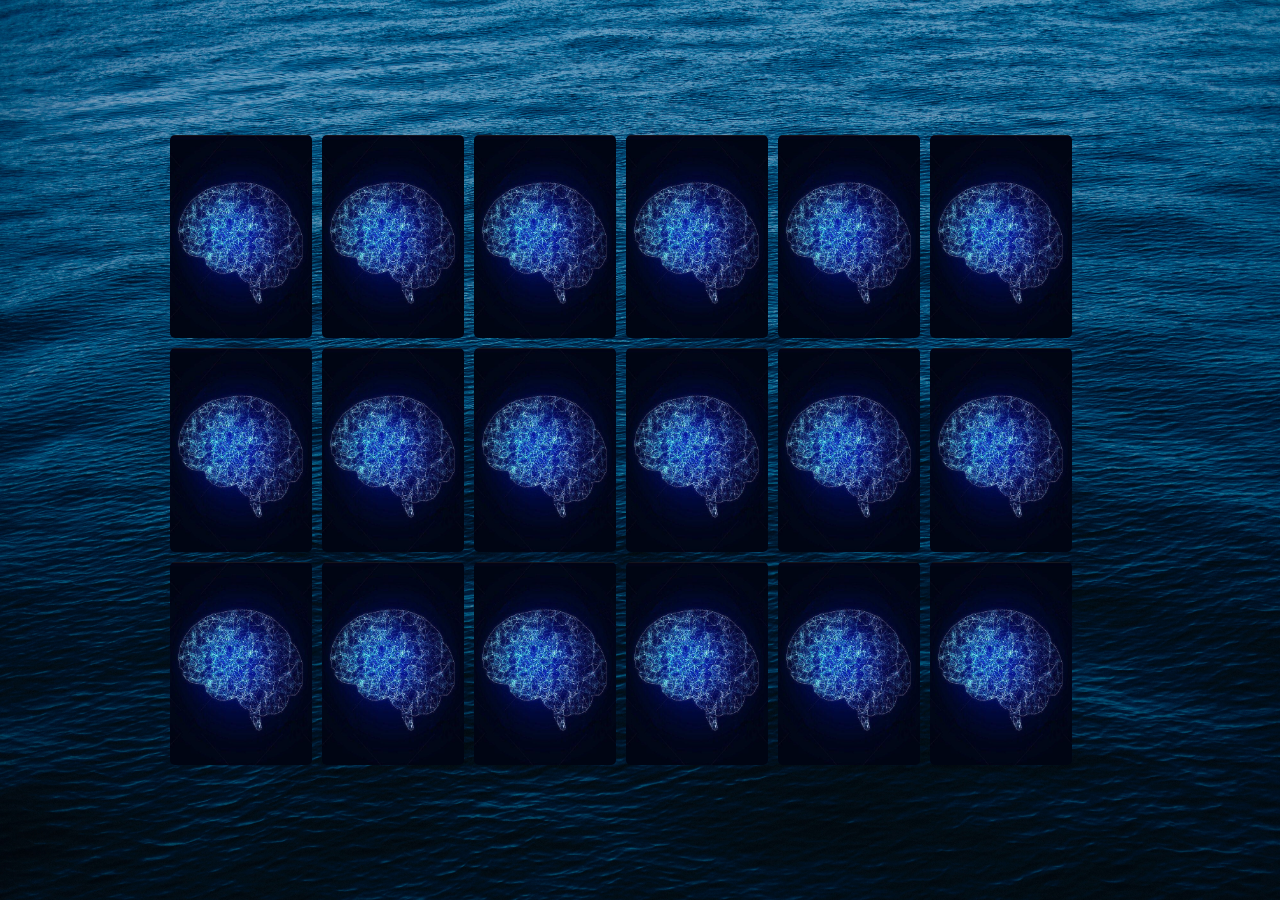
<file: memory_game/index.html>
<!DOCTYPE html>
<html lang="en">
<head>
  <meta charset="UTF-8">

  <title>Memory Game</title>

  <link rel="stylesheet" href="css/style.css">
</head>
<body>
  <section class="memory-game">
    <div class="memory-card" data-framework="aurelia">
      <img class="front-face" src="img/11.jpg" alt="Aurelia" />
      <img class="back-face" src="img/brain_3.jpg" alt="JS Badge" />
    </div>
    <div class="memory-card" data-framework="aurelia">
      <img class="front-face" src="img/11.jpg" alt="Aurelia" />
      <img class="back-face" src="img/brain_3.jpg" alt="JS Badge" />
    </div>
    <div class="memory-card" data-framework="aurelia">
      <img class="front-face" src="img/11.jpg" alt="Aurelia" />
      <img class="back-face" src="img/brain_3.jpg" alt="JS Badge" />
    </div>



    <div class="memory-card" data-framework="vue">
      <img class="front-face" src="img/12.jpg" alt="Vue" />
      <img class="back-face" src="img/brain_3.jpg" alt="JS Badge" />
    </div>
    <div class="memory-card" data-framework="vue">
      <img class="front-face" src="img/12.jpg" alt="Vue" />
      <img class="back-face" src="img/brain_3.jpg" alt="JS Badge" />
    </div>
    <div class="memory-card" data-framework="vue">
      <img class="front-face" src="img/12.jpg" alt="Vue" />
      <img class="back-face" src="img/brain_3.jpg" alt="JS Badge" />
    </div>



    <div class="memory-card" data-framework="angular">
      <img class="front-face" src="img/13.jpg" alt="Angular" />
      <img class="back-face" src="img/brain_3.jpg" alt="JS Badge" />
    </div>
    <div class="memory-card" data-framework="angular">
      <img class="front-face" src="img/13.jpg" alt="Angular" />
      <img class="back-face" src="img/brain_3.jpg" alt="JS Badge" />
    </div>
    <div class="memory-card" data-framework="angular">
      <img class="front-face" src="img/13.jpg" alt="Angular" />
      <img class="back-face" src="img/brain_3.jpg" alt="JS Badge" />
    </div>



    <div class="memory-card" data-framework="ember">
      <img class="front-face" src="img/14.jpg" alt="Ember" />
      <img class="back-face" src="img/brain_3.jpg" alt="JS Badge" />
    </div>
    <div class="memory-card" data-framework="ember">
      <img class="front-face" src="img/14.jpg" alt="Ember" />
      <img class="back-face" src="img/brain_3.jpg" alt="JS Badge" />
    </div>
    <div class="memory-card" data-framework="ember">
      <img class="front-face" src="img/14.jpg" alt="Ember" />
      <img class="back-face" src="img/brain_3.jpg" alt="JS Badge" />
    </div>




    <div class="memory-card" data-framework="backbone">
      <img class="front-face" src="img/15.jpg" alt="Backbone" />
      <img class="back-face" src="img/brain_3.jpg" alt="JS Badge" />
    </div>
    <div class="memory-card" data-framework="backbone">
      <img class="front-face" src="img/15.jpg" alt="Backbone" />
      <img class="back-face" src="img/brain_3.jpg" alt="JS Badge" />
    </div>
    <div class="memory-card" data-framework="backbone">
      <img class="front-face" src="img/15.jpg" alt="Backbone" />
      <img class="back-face" src="img/brain_3.jpg" alt="JS Badge" />
    </div>




    <div class="memory-card" data-framework="react">
      <img class="front-face" src="img/16.jpg" alt="React" />
      <img class="back-face" src="img/brain_3.jpg" alt="JS Badge" />
    </div>
    <div class="memory-card" data-framework="react">
      <img class="front-face" src="img/16.jpg" alt="React" />
      <img class="back-face" src="img/brain_3.jpg" alt="JS Badge" />
    </div>
    <div class="memory-card" data-framework="react">
      <img class="front-face" src="img/16.jpg" alt="React" />
      <img class="back-face" src="img/brain_3.jpg" alt="JS Badge" />
    </div>
  </section>
  
  <!-- <button id="button">Start</button> -->

  <script src="js/script.js"></script>
  <script src="https://code.jquery.com/jquery-3.3.1.js"
  integrity="sha256-2Kok7MbOyxpgUVvAk/HJ2jigOSYS2auK4Pfzbm7uH60="
  crossorigin="anonymous"></script>
</body>
</html>
</file>
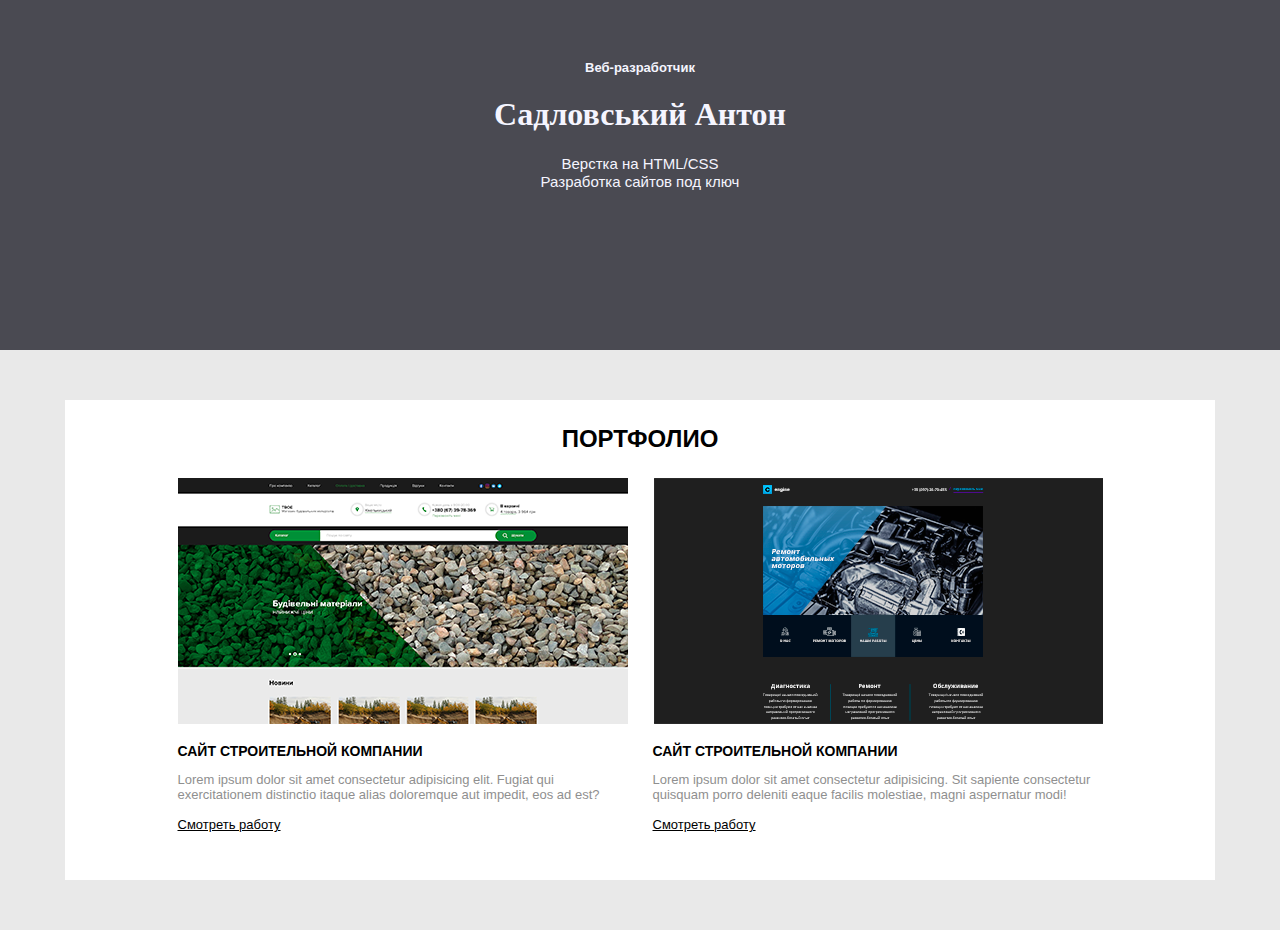
<file: portfolio/index.html>
<!DOCTYPE html>
<html lang="en">
<head>
  <meta charset="UTF-8">
  <meta name="viewport" content="width=device-width, initial-scale=1.0">
  <meta http-equiv="X-UA-Compatible" content="ie=edge">
  <title>Document</title>
  <link rel="stylesheet" href="css/style.css">
  <link href="https://fonts.googleapis.com/css?family=Roboto:300,400,700,900" rel="stylesheet">
</head>
<body>
  <header>
    <h5>Веб-разработчик</h5>
    <h1>Садловський Антон</h1>
    <span class="about">Верстка на HTML/CSS <br>
    Разработка сайтов под ключ</span>
  </header>

  <div class="wrapper">
    <main>
      <h5>ПОРТФОЛИО</h5>
      <div class="my_works">
        <div class="blocks">
          <img src="img/photo.png" alt="Photo">
          <h6>САЙТ СТРОИТЕЛЬНОЙ КОМПАНИИ</h6>
          <p>Lorem ipsum dolor sit amet consectetur adipisicing elit. Fugiat qui exercitationem distinctio itaque alias doloremque aut impedit, eos ad est?</p>
          <a href="http://www.triumph-vapnak.com.ua">Смотреть работу</a>
        </div>

        <div class="blocks">
          <img src="img/car-ingine.png" alt="Photo">
          <h6>САЙТ СТРОИТЕЛЬНОЙ КОМПАНИИ</h6>
          <p>Lorem ipsum dolor sit amet consectetur adipisicing. Sit sapiente consectetur quisquam porro deleniti eaque facilis molestiae, magni aspernatur modi!</p>
          <a href="">Смотреть работу</a>
        </div>
      </div>
    </main>
  </div>

</body>
</html>
</file>
<file: memory_game/css/style.css>
* {
	padding: 0;
	margin: 0;
	box-sizing: border-box;
}

body{
	height: 100vh;
	display: flex;
	background-image: url(../img/phone.jpg);
	 background-size: cover; /* Масштабируем фон */
}

.memory-game{
	width: 950px;
	height: 640px;
	margin: auto;
	display: flex;
	flex-wrap: wrap;
	perspective: 1000px;
}

.memory-card{
	width: calc(16% - 10px);
	height: calc(33.333% - 10px);
	margin: 5px;
	position: relative;
	transform: scale(1);
	transform-style: preserve-3d;
	transition: transform .5s;
}

.memory-card:active{
	transform: scale(.97);
	transition: transform .2s;
}


.memory-card.flip {
	transform: rotateY(180deg);
}

/*.front-face{
	padding: 20px;
}*/
.front-face, .back-face{
	width: 100%;
	height: 100%;
	
	position: absolute;
	border-radius: 5px;
	background: #1c7ccc;
	backface-visibility: hidden;
}

.front-face{
	transform: rotateY(180deg);
}

.memory-card.hide{
	visibility: hidden;
  opacity: 0;
  transition: visibility 0s linear 2s, opacity 0.33s linear;
}


button{
	width: 100px;
	height: 100px;
}
</file>
<file: portfolio/css/style.css>
body{
  margin: 0;
}
header{
  /*background-image: url(../img/alarm_clock_pens_laptop.jpg) no-repeat;*/
  width: 100%;
  height: 350px;
  background-color: #4a4a52; 
  text-align: center;
  color: #f5f5ff;  
}
header h2{
  font-family: 'Roboto Light', sans-serif;
  font-size: 48px;
}
header h5{
  font-family: 'Roboto Bold', sans-serif;
  font-size: 13px;
  margin: 0;
  padding-top: 60px;
}
header span{
  font-family: 'Roboto Bold', sans-serif;
  font-size: 15px;
}

.wrapper{
  background-color: #e9e9e9;
  width: 100%;
  /* border-top: 1px solid; */
  /* padding-top: 1px; */
  overflow: hidden;
}
.wrapper main{
  height: 480px;
  width: 1150px;
  background-color: #ffffff;
  margin: 50px auto;
  text-align: center;
  /* display: flex; */
}

.wrapper main h5{
  font-family: 'Roboto Black', sans-serif;
  font-size: 24px;
  padding-top: 25px;
  margin-bottom: 25px;
  
}

.my_works{
  display: flex;
  justify-content: space-around;
  width: 950px;
  margin: auto;
}
.blocks{
  height: 350px;
  width: 450px;
  text-align: left;
}
.photo{
  height: 150px;
  width: 100%;
  background-color: #ffcf48;
}

.blocks h6{
  font-family: 'Roboto Bold', sans-serif;
  font-size: 14px;
  margin-top: 15px;
  margin-bottom: 10px;
}

.blocks p{
  font-family: 'Roboto Regular', sans-serif;
  font-size: 13px;
  color: #8f8f8f;
}
a{
  font-family: 'Roboto Regular', sans-serif;
  font-size: 13px;
  color: #000;
}
</file>
